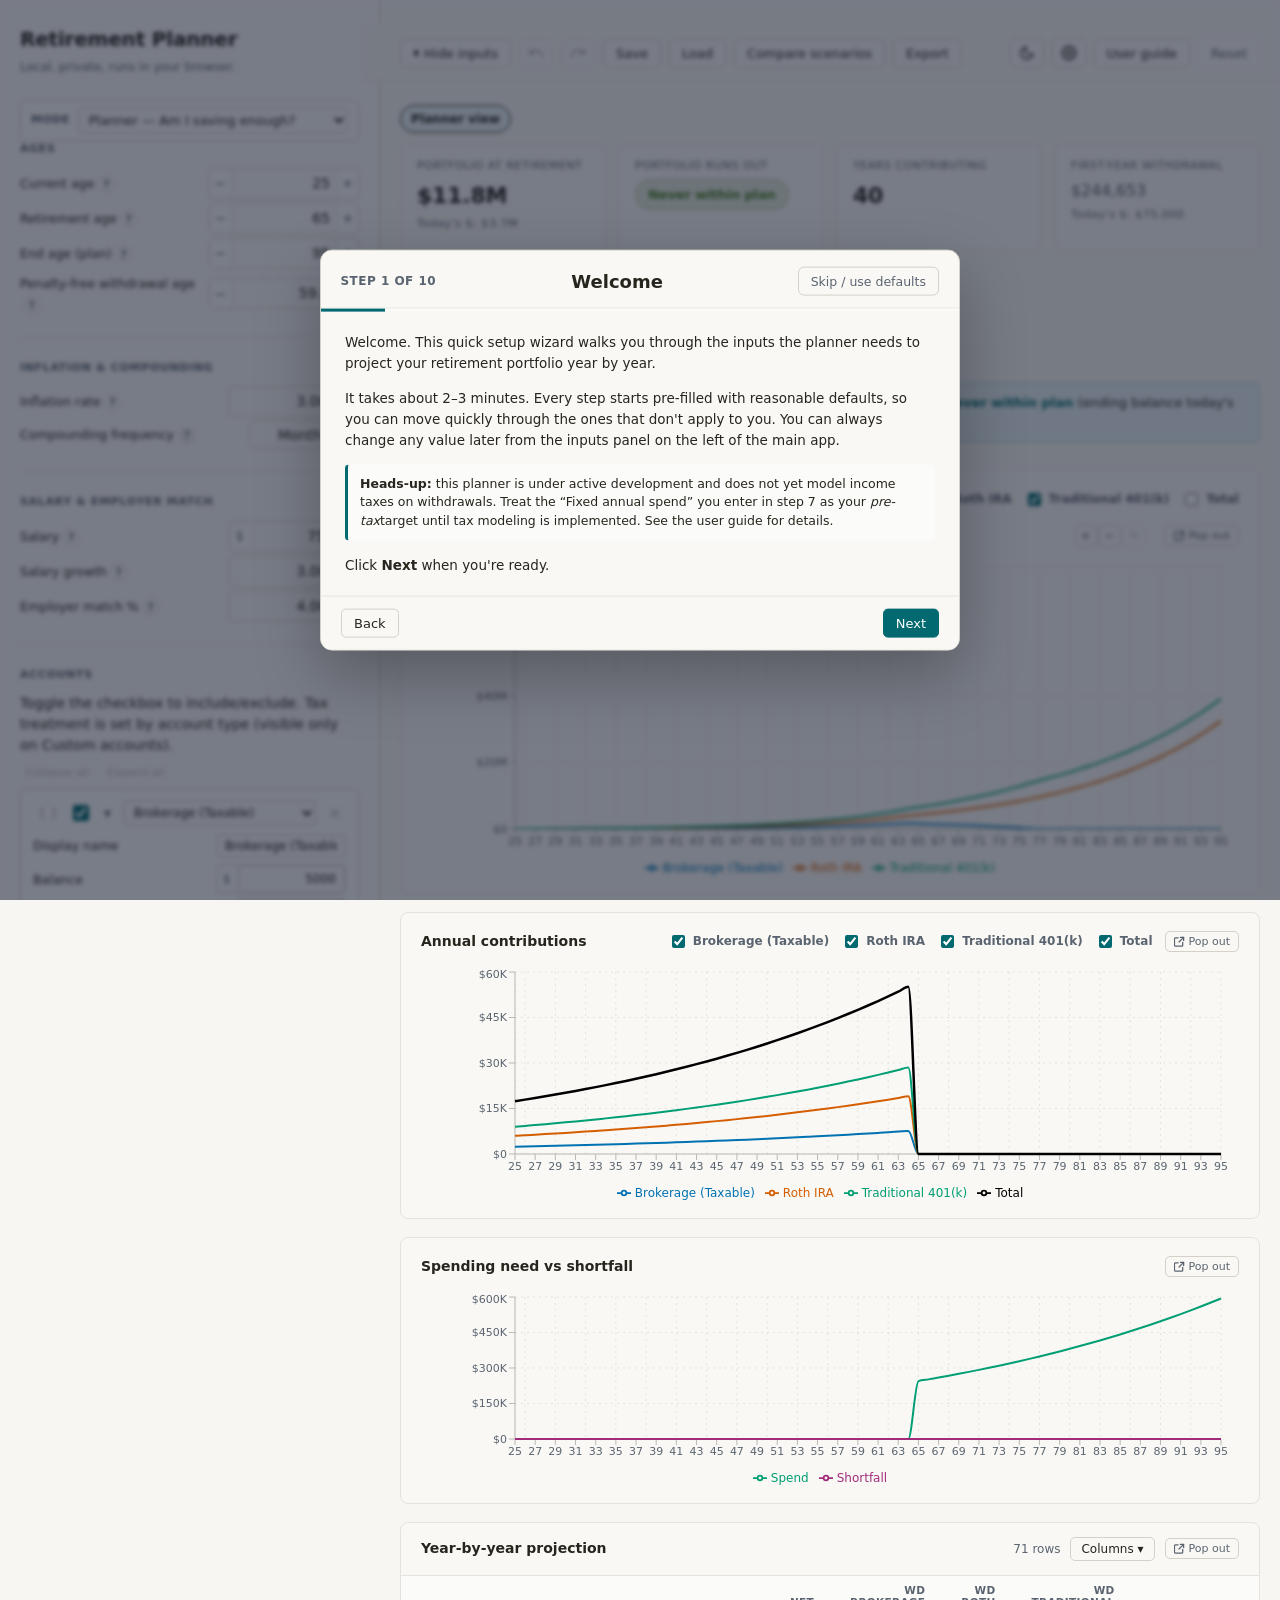
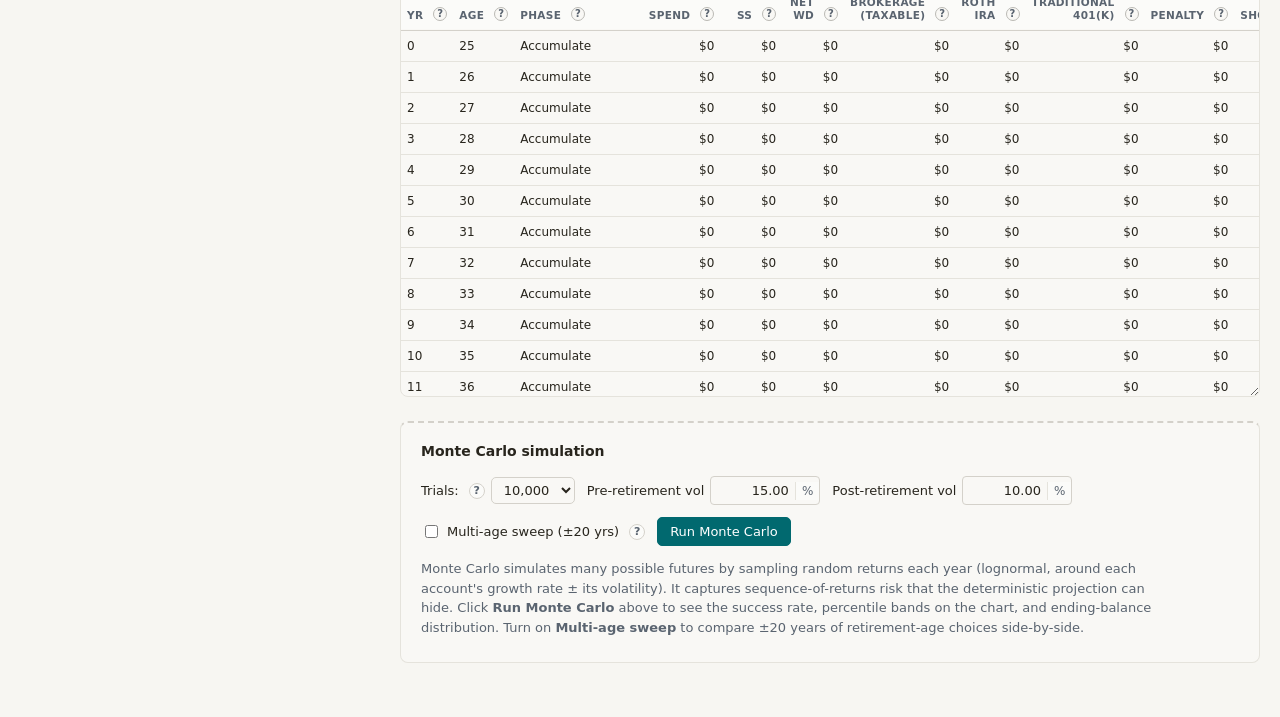
<file: index.html>
<!doctype html>
<html lang="en">
<head>
  <meta charset="UTF-8" />
  <meta name="viewport" content="width=device-width, initial-scale=1.0" />
  <!-- Standing order: this is hosted on a public free GitHub Pages repo,
       so we ask search engines not to index it. The robots.txt at the
       Pages root is the authoritative copy; this meta is a belt-and-braces
       hint for crawlers that ignore robots.txt. -->
  <meta name="robots" content="noindex, nofollow" />
  <title>Retirement Planner</title>
  <!--
    Pre-React theme bootstrap. Runs synchronously before React mounts so the
    page renders in the correct theme on the first paint — no light-theme
    flash for users who saved "dark", and no flash for OS-dark users on a
    first visit. Intentionally tiny and dependency-free; mirrors the same
    storage key the app uses (STORAGE_KEYS.scenario in src/storage.ts).
  -->
  <script>
    (function () {
      try {
        var saved = localStorage.getItem("retirement-planner-scenario-v2");
        var theme = null;
        if (saved) {
          try { theme = (JSON.parse(saved) || {}).themeMode || null; } catch (_) {}
        }
        if (theme !== "light" && theme !== "dark") {
          // No saved scenario yet — fall back to the OS preference.
          theme = (window.matchMedia &&
                   window.matchMedia("(prefers-color-scheme: dark)").matches)
            ? "dark" : "light";
        }
        document.documentElement.dataset.theme = theme;
      } catch (_) {
        // Storage blocked / parse failure — leave default (light) styling.
      }
    })();
  </script>
  <script type="module" crossorigin src="./assets/index-DGambiLA.js"></script>
  <link rel="modulepreload" crossorigin href="./assets/recharts-BSF95eZq.js">
  <link rel="stylesheet" crossorigin href="./assets/index-DI-iYAE_.css">
</head>
<body>
  <div id="root"></div>
</body>
</html>
</file>
<file: assets/index-DI-iYAE_.css>
:root{--bg: #F7F6F2;--surface: #F9F8F5;--surface-alt: #FBFBF9;--border: #D4D1CA;--border-soft: #E5E3DC;--text: #28251D;--text-muted: #5A6470;--text-faint: #BAB9B4;--primary: #01696F;--primary-hover: #0C4E54;--accent-soft: #E5F0F1;--error: #A12C7B;--warning: #964219;--success: #437A22;--gold-input: #FBF6E2;--chart-tax: #0072B2;--chart-roth: #D55E00;--chart-401k: #009E73;--chart-total: #000000;--chart-today: #CC79A7;--chart-mc-fan-outer: rgba(0, 0, 0, .1);--chart-mc-fan-outer-stroke: rgba(0, 0, 0, .1);--chart-mc-fan-inner: rgba(0, 0, 0, .2);--chart-mc-fan-inner-stroke: rgba(0, 0, 0, .2);--chart-mc-median: rgba(0, 0, 0, .55);--font-body: -apple-system, BlinkMacSystemFont, "Segoe UI", system-ui, sans-serif;--font-mono: ui-monospace, SFMono-Regular, "SF Mono", Menlo, Consolas, monospace}[data-palette=okabeIto]{--chart-tax: #0072B2;--chart-roth: #D55E00;--chart-401k: #009E73;--chart-total: #000000;--chart-today: #CC79A7}[data-palette=tableau10]{--chart-tax: #4E79A7;--chart-roth: #F28E2B;--chart-401k: #59A14F;--chart-total: #4E79A7;--chart-today: #E15759}[data-palette=calm]{--chart-tax: #20808D;--chart-roth: #A84B2F;--chart-401k: #6E522B;--chart-total: #1B474D;--chart-today: #944454}[data-theme=dark]{--bg: #14171C;--surface: #1B1F25;--surface-alt: #232830;--border: #383E48;--border-soft: #2A2F38;--text: #E8E6E0;--text-muted: #B8C0CC;--text-faint: #6A6864;--primary: #4FB8C0;--primary-hover: #6FCBD2;--accent-soft: #1F3438;--error: #E07AB7;--warning: #D78A55;--success: #84C264;--gold-input: #2C2616;--chart-total: #F1F0EB;--chart-mc-fan-outer: rgba(241, 240, 235, .14);--chart-mc-fan-outer-stroke: rgba(241, 240, 235, .18);--chart-mc-fan-inner: rgba(241, 240, 235, .28);--chart-mc-fan-inner-stroke: rgba(241, 240, 235, .32);--chart-mc-median: rgba(241, 240, 235, .75)}*{box-sizing:border-box}html,body{margin:0;padding:0}body{font-family:var(--font-body);background:var(--bg);color:var(--text);font-size:14px;line-height:1.5;-webkit-font-smoothing:antialiased}button{font-family:inherit;cursor:pointer}input,select{font-family:inherit;font-size:inherit;color:inherit}input[type=number]{font-feature-settings:"tnum"}.app{display:grid;grid-template-columns:380px 1fr;min-height:100vh;gap:0;transition:grid-template-columns .2s ease}.app.sidebar-collapsed{grid-template-columns:1fr}@media (max-width: 1100px){.app,.app.sidebar-collapsed{grid-template-columns:1fr}}.sidebar{background:var(--surface);border-right:1px solid var(--border);padding:24px 20px 40px;overflow-y:auto;height:100vh;position:sticky;top:0;transition:opacity .15s ease}.app.sidebar-collapsed .sidebar{display:none}@media (max-width: 1100px){.sidebar{position:static;height:auto}.app.sidebar-collapsed .sidebar{display:block}}.btn.sidebar-toggle{display:inline-flex;align-items:center;gap:6px}.btn.sidebar-toggle .chev{display:inline-block;width:0;height:0;border-top:4px solid transparent;border-bottom:4px solid transparent;border-right:5px solid currentColor;transition:transform .2s}.app.sidebar-collapsed .btn.sidebar-toggle .chev{transform:rotate(180deg)}.sidebar h1{font-size:20px;font-weight:600;margin:0 0 4px;letter-spacing:-.01em}.sidebar .tagline{font-size:12px;color:var(--text-muted);margin-bottom:24px}.section{margin-bottom:22px;padding-bottom:18px;border-bottom:1px solid var(--border-soft)}.section:last-child{border-bottom:0}.section h3{font-size:11px;font-weight:600;text-transform:uppercase;letter-spacing:.06em;color:var(--text-muted);margin:0 0 10px}.field{display:grid;grid-template-columns:1fr auto;align-items:center;gap:10px;margin-bottom:6px;min-height:28px}.field label{font-size:13px;color:var(--text)}.field .hint{font-size:13px;color:var(--text-muted);display:block;line-height:1.4}.field input[type=number],.field select{width:110px;padding:4px 8px;border:1px solid var(--border);border-radius:4px;background:var(--surface);text-align:right;font-variant-numeric:tabular-nums}.field input[type=number]:focus,.field select:focus{outline:none;border-color:var(--primary);box-shadow:0 0 0 2px #01696f26}.field input[type=text]{padding:4px 8px;border:1px solid var(--border);border-radius:4px;background:var(--surface);color:var(--text)}.field input[type=text]:focus{outline:none;border-color:var(--primary);box-shadow:0 0 0 2px #01696f26}.field.checkbox-field{display:flex;flex-wrap:wrap;align-items:center;gap:6px 10px;grid-template-columns:none}.field.checkbox-field>input[type=checkbox]{flex:0 0 auto;margin-top:3px}.field.checkbox-field>label{flex:1 1 auto;min-width:0;word-break:normal;overflow-wrap:break-word;color:var(--text)}.field.checkbox-field>.hint{flex:0 0 calc(100% - 26px);margin-left:26px;margin-top:2px;color:var(--text-muted)}.field input[type=checkbox]{width:16px;height:16px;margin:0;accent-color:var(--primary)}.toggle{display:inline-flex;background:var(--surface-alt);border:1px solid var(--border);border-radius:5px;padding:2px;gap:0}.toggle button{padding:4px 10px;font-size:12px;border:0;background:transparent;border-radius:3px;color:var(--text-muted);font-weight:500}.toggle button.active{background:var(--surface);color:var(--text);box-shadow:0 1px 2px #0000000d}.rank-row{display:grid;grid-template-columns:1fr auto;align-items:center;gap:8px;padding:4px 0;font-size:13px}.rank-row.disabled{color:var(--text-faint)}.rank-row select{width:56px;padding:3px 6px;border:1px solid var(--border);border-radius:4px;background:var(--surface);text-align:center}.rank-row select:disabled{background:var(--surface-alt);color:var(--text-faint)}.main{padding:28px 36px 40px;width:100%;max-width:1600px;margin:0 auto;min-width:0}.app.sidebar-collapsed .main{width:100%;max-width:1600px;margin:0 auto}@media (max-width: 1400px){.main{padding:24px 20px 36px}.chart-section{padding:16px 14px 10px}.kpi-grid{gap:10px}}@media (max-width: 700px){.main{padding:20px 16px}}.toolbar{display:flex;gap:8px;flex-wrap:wrap;margin-bottom:24px;align-items:center}.btn{padding:6px 12px;font-size:13px;border:1px solid var(--border);background:var(--surface);color:var(--text);border-radius:5px;font-weight:500;transition:all .15s}.btn:hover{border-color:var(--primary);color:var(--primary)}.btn.primary{background:var(--primary);color:#fff;border-color:var(--primary)}.btn.primary:hover{background:var(--primary-hover);border-color:var(--primary-hover);color:#fff}.btn.subtle{border-color:transparent;color:var(--text-muted)}.btn.subtle:hover{background:var(--surface-alt);color:var(--text)}.kpi-grid{display:grid;grid-template-columns:repeat(auto-fit,minmax(180px,1fr));gap:12px;margin-bottom:28px}.kpi{background:var(--surface);border:1px solid var(--border-soft);border-radius:8px;padding:14px 16px}.kpi .label{font-size:11px;color:var(--text-muted);text-transform:uppercase;letter-spacing:.05em;margin-bottom:4px}.kpi .value{font-size:22px;font-weight:600;font-variant-numeric:tabular-nums;letter-spacing:-.01em}.kpi .value.muted{color:var(--text-muted);font-weight:500;font-size:16px}.kpi.alert .value{color:var(--error)}.kpi.success .value{color:var(--success)}.chart-section{background:var(--surface);border:1px solid var(--border-soft);border-radius:8px;padding:18px 20px 12px;margin-bottom:18px}.chart-section h2{font-size:14px;font-weight:600;margin:0 0 14px;display:flex;justify-content:space-between;align-items:center}.chart-toggles{display:flex;gap:12px;font-size:12px;color:var(--text-muted);flex-wrap:wrap}.chart-toggles label{display:flex;align-items:center;gap:5px;cursor:pointer}.chart-toggles input{accent-color:var(--primary)}.opt-banner{background:var(--accent-soft);border:1px solid #B6D5D8;border-radius:6px;padding:10px 14px;font-size:13px;margin-top:8px;color:var(--text)}.opt-banner strong{color:var(--primary)}.proj-table-wrap{background:var(--surface);border:1px solid var(--border-soft);border-radius:8px;overflow:hidden;margin-bottom:18px}.proj-table-wrap .table-header{padding:14px 20px;display:flex;justify-content:space-between;align-items:center;gap:12px;border-bottom:1px solid var(--border-soft);flex-wrap:wrap}.proj-table-wrap .table-header h2{font-size:14px;font-weight:600;margin:0}.proj-table-wrap .table-header .header-tools{display:flex;align-items:center;gap:10px;font-size:12px;color:var(--text-muted)}.col-menu{position:relative;display:inline-block}.col-menu-btn{font-size:12px;padding:4px 10px;background:var(--surface);border:1px solid var(--border);border-radius:5px;color:var(--text);cursor:pointer;display:inline-flex;align-items:center;gap:4px}.col-menu-btn:hover{border-color:var(--primary);color:var(--primary)}.col-menu-panel{position:absolute;top:calc(100% + 4px);right:0;z-index:50;background:var(--surface);border:1px solid var(--border);border-radius:6px;box-shadow:0 4px 14px #00000014;padding:8px 4px;min-width:200px;max-height:320px;overflow-y:auto}.col-menu-panel label{display:flex;align-items:center;gap:8px;padding:5px 12px;font-size:12px;color:var(--text);cursor:pointer;white-space:nowrap}.col-menu-panel label:hover{background:var(--surface-alt)}.col-menu-panel input{accent-color:var(--primary)}.col-menu-panel .group-label{font-size:10px;text-transform:uppercase;letter-spacing:.05em;color:var(--text-muted);padding:8px 12px 4px;font-weight:600}.col-menu-panel .menu-actions{border-top:1px solid var(--border-soft);margin-top:6px;display:flex;gap:4px;padding:6px 8px 2px}.col-menu-panel .menu-actions button{flex:1;font-size:11px;padding:4px 8px;border:1px solid var(--border);border-radius:4px;background:var(--surface);color:var(--text-muted)}.col-menu-panel .menu-actions button:hover{color:var(--primary);border-color:var(--primary)}.popout-btn{background:transparent;border:1px solid var(--border);color:var(--text-muted);border-radius:5px;padding:3px 8px;font-size:11px;display:inline-flex;align-items:center;gap:4px;font-weight:500}.popout-btn:hover{color:var(--primary);border-color:var(--primary)}.popout-btn .icon{width:11px;height:11px;display:inline-block}.chart-section .h2-right{display:flex;align-items:center;gap:12px;flex-wrap:wrap;justify-content:flex-end}.proj-table-scroll{height:420px;min-height:200px;max-height:80vh;overflow:auto;resize:vertical}table.proj{width:100%;border-collapse:collapse;font-size:12px;font-variant-numeric:tabular-nums}table.proj th{position:sticky;top:0;background:var(--surface-alt);text-align:right;font-weight:600;color:var(--text-muted);padding:8px 6px;font-size:10.5px;text-transform:uppercase;letter-spacing:.03em;border-bottom:1px solid var(--border);white-space:normal;vertical-align:bottom;line-height:1.2}table.proj th .th-with-help{white-space:normal;align-items:flex-end}table.proj th:nth-child(1),table.proj th:nth-child(2),table.proj th:nth-child(3){text-align:left}table.proj td{padding:6px;text-align:right;border-bottom:1px solid var(--border-soft);white-space:nowrap}table.proj td:nth-child(1),table.proj td:nth-child(2),table.proj td:nth-child(3){text-align:left}table.proj tr.shortfall td{color:var(--error)}table.proj tr.retire td:nth-child(3){color:var(--primary);font-weight:500}.cascade-toggle{display:flex;gap:8px;align-items:center;margin-top:8px;font-size:12px;color:var(--text-muted)}.field.disabled label,.field.disabled .hint{color:var(--text-faint)}.field.disabled input,.field.disabled select{background:var(--surface-alt);color:var(--text-faint);cursor:not-allowed}.num-input-wrap{display:inline-flex;align-items:center;border:1px solid var(--border);border-radius:4px;background:var(--surface);overflow:hidden;width:130px}.num-input-wrap:focus-within{border-color:var(--primary);box-shadow:0 0 0 2px #01696f26}.field.disabled .num-input-wrap{background:var(--surface-alt)}.num-input-wrap input[type=number],.num-input-wrap input[type=text]{border:0;outline:none;flex:1;min-width:0;padding:4px 6px;background:transparent;text-align:right;font-variant-numeric:tabular-nums;-moz-appearance:textfield;font:inherit;color:inherit}.num-input-wrap input[type=number]::-webkit-outer-spin-button,.num-input-wrap input[type=number]::-webkit-inner-spin-button{-webkit-appearance:none;margin:0}.num-prefix,.num-suffix{font-size:12px;color:var(--text-muted);padding:0 6px;background:var(--surface-alt);user-select:none;white-space:nowrap}.num-prefix{border-right:1px solid var(--border-soft)}.num-suffix{border-left:1px solid var(--border-soft)}.num-stepper{border:0;background:var(--surface-alt);color:var(--text-muted);font-size:14px;line-height:1;padding:0;width:22px;align-self:stretch;cursor:pointer;user-select:none;display:inline-flex;align-items:center;justify-content:center;transition:background 80ms ease,color 80ms ease}.num-stepper:hover:not(:disabled){background:var(--border-soft);color:var(--text)}.num-stepper:active:not(:disabled){background:var(--border)}.num-stepper:disabled{opacity:.4;cursor:not-allowed}.num-stepper-down{border-right:1px solid var(--border-soft)}.num-stepper-up{border-left:1px solid var(--border-soft)}.num-input-wrap:has(.num-stepper){width:150px}.field-error{display:block;font-size:11px;color:var(--warning, #964219);margin-top:4px;line-height:1.3}.help-tip{position:relative;display:inline-flex;margin-left:6px;cursor:help}.help-tip-icon{display:inline-flex;align-items:center;justify-content:center;width:14px;height:14px;border:1px solid var(--text-faint);color:var(--text-muted);border-radius:50%;font-size:10px;font-weight:600;background:var(--surface);line-height:1}.help-tip:hover .help-tip-icon,.help-tip:focus .help-tip-icon{border-color:var(--primary);color:var(--primary)}.help-tip-bubble{position:absolute;bottom:calc(100% + 6px);right:-8px;width:260px;background:var(--text);color:#fff;font-size:11.5px;font-weight:400;line-height:1.45;padding:8px 10px;border-radius:5px;text-transform:none;letter-spacing:normal;pointer-events:none;opacity:0;transform:translateY(2px);transition:opacity .15s,transform .15s;z-index:100;box-shadow:0 4px 12px #0000002e}.help-tip:hover .help-tip-bubble,.help-tip:focus .help-tip-bubble{opacity:1;transform:translateY(0)}.th-with-help{display:inline-flex;align-items:center;gap:4px;white-space:nowrap}.th-with-help .help-tip-bubble{bottom:auto;top:calc(100% + 6px);right:auto;left:0;font-weight:400;text-transform:none;letter-spacing:normal;white-space:normal;word-wrap:break-word;z-index:200;transform:translateY(-2px)}.th-with-help .help-tip:hover .help-tip-bubble,.th-with-help .help-tip:focus .help-tip-bubble{transform:translateY(0)}.account-card{border:1px solid var(--border);border-radius:6px;background:var(--surface-alt);padding:10px 12px;margin-bottom:10px}.account-card.disabled{opacity:.55;background:var(--surface)}.account-head{display:flex;gap:8px;align-items:center;margin-bottom:6px}.account-head input[type=checkbox]{width:16px;height:16px;accent-color:var(--primary)}.account-type-select{flex:1;padding:4px 6px;border:1px solid var(--border);border-radius:4px;background:var(--surface);font-size:12px;font-weight:500}.account-remove{background:transparent;border:0;color:var(--text-faint);font-size:18px;width:22px;height:22px;border-radius:4px;display:flex;align-items:center;justify-content:center;padding:0;line-height:1}.account-remove:hover{background:#a12c7b14;color:var(--error)}.account-hint{font-size:11px;color:var(--text-faint);margin:2px 0 6px;line-height:1.3}.account-card .field input[type=text]{padding:4px 8px;border:1px solid var(--border);border-radius:4px;background:var(--surface);width:130px;font-size:12px}.rank-grid{display:grid;grid-template-columns:1fr 1fr;gap:6px 12px;margin-top:6px;padding-top:6px;border-top:1px dashed var(--border-soft)}.rank-grid .rank-row{font-size:12px}.rank-grid .rank-row select{width:50px}.account-actions{display:flex;justify-content:flex-end;margin-top:4px}.btn-tiny{background:transparent;border:0;color:var(--text-faint);font-size:11px;padding:2px 6px;border-radius:3px}.btn-tiny:hover{background:var(--surface);color:var(--primary)}.add-account select{width:100%;padding:6px 10px;border:1px dashed var(--border);border-radius:5px;background:var(--surface-alt);color:var(--primary);font-size:13px;font-weight:500;cursor:pointer}.add-account select:hover{border-color:var(--primary);background:var(--accent-soft)}.currency-section{margin-top:12px;padding-top:14px;border-top:2px solid var(--border-soft);border-bottom:0!important}.currency-section .field select{width:130px}.ss-link{display:inline-block;margin-top:6px;font-size:12px;color:var(--primary);text-decoration:none}.ss-link:hover{text-decoration:underline;color:var(--primary-hover)}.ug-overlay{position:fixed;inset:0;background:#00000052;z-index:999;animation:ug-fade .12s ease-out}@keyframes ug-fade{0%{opacity:0}to{opacity:1}}.ug-drawer{position:fixed;top:0;right:0;bottom:0;width:min(520px,92vw);background:var(--surface);border-left:1px solid var(--border);box-shadow:-8px 0 24px #0000001f;display:flex;flex-direction:column;z-index:1000;animation:ug-slide .18s cubic-bezier(.2,.8,.2,1)}@keyframes ug-slide{0%{transform:translate(100%)}to{transform:translate(0)}}.ug-header{display:flex;align-items:flex-start;justify-content:space-between;padding:16px 20px 12px;border-bottom:1px solid var(--border-soft);gap:12px}.ug-title-block{display:flex;flex-direction:column;gap:8px;min-width:0}.ug-title-block h2{margin:0;font-size:18px;line-height:1.2;color:var(--text)}.ug-download{align-self:flex-start;font-size:11px;padding:4px 10px}.ug-close{background:transparent;border:none;font-size:28px;line-height:1;color:var(--text-muted);cursor:pointer;padding:0 4px}.ug-close:hover{color:var(--text)}.ug-search{padding:10px 20px;border-bottom:1px solid var(--border-soft)}.ug-search input{width:100%;padding:7px 10px;border:1px solid var(--border);border-radius:6px;font-size:13px;background:var(--surface-alt);color:var(--text)}.ug-search input:focus{outline:none;border-color:var(--primary)}.ug-body{flex:1;overflow-y:auto;padding:16px 20px 32px;font-size:13px;line-height:1.55;color:var(--text)}.ug-intro{color:var(--text-muted);border-left:3px solid var(--border);padding:4px 0 4px 12px;margin:0 0 18px;font-size:12.5px;line-height:1.5}.ug-empty{color:var(--text-muted);font-style:italic}.ug-section{margin-bottom:22px}.ug-section-title{font-size:14px;font-weight:600;color:var(--primary);margin:0 0 8px;padding-bottom:6px;border-bottom:1px solid var(--border-soft)}.ug-section h3{font-size:13px;font-weight:600;margin:14px 0 4px;color:var(--text)}.ug-section h4{font-size:12.5px;font-weight:600;margin:10px 0 2px;color:var(--text)}.ug-section p{margin:0 0 8px}.ug-section ul{margin:0 0 10px;padding-left:20px}.ug-section li{margin-bottom:4px}.ug-section code{font-family:ui-monospace,SFMono-Regular,SF Mono,Menlo,monospace;font-size:11.5px;background:var(--surface-alt);border:1px solid var(--border-soft);padding:1px 4px;border-radius:3px}.ug-section a{color:var(--primary)}.ug-section em{color:var(--text-muted);font-style:italic}.wiz-overlay{position:fixed;inset:0;background:#0f172a8c;backdrop-filter:blur(2px);z-index:1500;animation:ug-fade .16s ease-out}.wiz-modal{position:fixed;top:50%;left:50%;transform:translate(-50%,-50%);width:min(640px,94vw);max-height:min(86vh,820px);background:var(--surface);border:1px solid var(--border);border-radius:12px;box-shadow:0 24px 64px #00000047;display:flex;flex-direction:column;z-index:1501;overflow:hidden;animation:wiz-pop .2s cubic-bezier(.2,.8,.2,1)}@keyframes wiz-pop{0%{opacity:0;transform:translate(-50%,-48%) scale(.96)}to{opacity:1;transform:translate(-50%,-50%) scale(1)}}.wiz-header{display:grid;grid-template-columns:auto 1fr auto;align-items:center;gap:12px;padding:16px 20px 12px;border-bottom:1px solid var(--border-soft)}.wiz-step-indicator{font-size:12px;font-weight:600;color:var(--text-muted);text-transform:uppercase;letter-spacing:.04em;white-space:nowrap}.wiz-title{margin:0;font-size:18px;font-weight:600;color:var(--text);text-align:center}.wiz-skip{background:transparent;border:1px solid var(--border);color:var(--text-muted);padding:6px 12px;border-radius:6px;font-size:12.5px;cursor:pointer;white-space:nowrap}.wiz-skip:hover{border-color:var(--text-muted);color:var(--text)}.wiz-progress{height:3px;background:var(--surface-alt);position:relative}.wiz-progress-bar{height:100%;background:var(--primary);transition:width .22s cubic-bezier(.2,.8,.2,1)}.wiz-body{padding:20px 24px;overflow-y:auto;flex:1;min-height:0}.wiz-step{display:flex;flex-direction:column;gap:14px}.wiz-step p{margin:0;font-size:13.5px;line-height:1.55;color:var(--text)}.wiz-callout{padding:10px 12px;background:var(--surface-alt);border-left:3px solid var(--primary);border-radius:4px;font-size:12.5px;line-height:1.5;color:var(--text)}.wiz-field{display:flex;flex-direction:column;gap:4px}.wiz-field>label{font-size:12.5px;font-weight:600;color:var(--text)}.wiz-field-check>label{display:flex;align-items:center;gap:8px;cursor:pointer;font-weight:600;font-size:13px}.wiz-field-check input[type=checkbox]{width:16px;height:16px;cursor:pointer}.wiz-hint{font-size:11.5px;color:var(--text-muted);line-height:1.45}.wiz-input-wrap{display:flex;align-items:stretch;border:1px solid var(--border);border-radius:6px;background:var(--surface-alt);overflow:hidden}.wiz-input-wrap:focus-within{border-color:var(--primary);box-shadow:0 0 0 2px #6366f126}.wiz-prefix,.wiz-suffix{display:flex;align-items:center;padding:0 8px;font-size:13px;color:var(--text-muted);background:var(--surface-alt)}.wiz-prefix{border-right:1px solid var(--border-soft)}.wiz-suffix{border-left:1px solid var(--border-soft)}.wiz-input-wrap input[type=number]{flex:1;border:none;background:var(--surface);padding:7px 10px;font-size:13px;color:var(--text);outline:none;width:100%;min-width:0}.wiz-field select{border:1px solid var(--border);border-radius:6px;background:var(--surface);padding:7px 10px;font-size:13px;color:var(--text)}.wiz-field select:focus{outline:none;border-color:var(--primary);box-shadow:0 0 0 2px #6366f126}.wiz-account-card{border:1px solid var(--border);border-radius:8px;padding:12px 14px;background:var(--surface-alt)}.wiz-account-head{margin-bottom:10px}.wiz-account-toggle{display:flex;align-items:center;gap:8px;cursor:pointer;font-size:13px;color:var(--text)}.wiz-account-toggle input[type=checkbox]{width:16px;height:16px;cursor:pointer}.wiz-account-grid{display:grid;grid-template-columns:repeat(2,minmax(0,1fr));gap:10px 12px}@media (max-width: 520px){.wiz-account-grid{grid-template-columns:1fr}}.wiz-review-grid{display:flex;flex-direction:column;border:1px solid var(--border-soft);border-radius:8px;overflow:hidden}.wiz-review-row{display:grid;grid-template-columns:140px 1fr;gap:12px;padding:10px 14px;font-size:13px;border-bottom:1px solid var(--border-soft)}.wiz-review-row:last-child{border-bottom:0}.wiz-review-row>span:first-child{font-weight:600;color:var(--text-muted)}.wiz-review-row>span:last-child{color:var(--text)}.wiz-footer{display:flex;align-items:center;gap:8px;padding:12px 20px;border-top:1px solid var(--border-soft);background:var(--surface)}.reset-menu-wrap{position:relative}.reset-menu{position:absolute;top:calc(100% + 6px);right:0;width:280px;background:var(--surface);border:1px solid var(--border);border-radius:8px;box-shadow:0 8px 24px #00000029;display:flex;flex-direction:column;padding:4px;z-index:200;animation:ug-fade .12s ease-out}.reset-menu-item{display:flex;flex-direction:column;gap:2px;align-items:stretch;text-align:left;background:transparent;border:none;padding:9px 12px;border-radius:6px;cursor:pointer;color:var(--text);font-size:13px;line-height:1.4}.reset-menu-item:hover{background:var(--surface-alt)}.reset-menu-item strong{font-weight:600;color:var(--text)}.reset-menu-item span{font-size:11.5px;color:var(--text-muted)}.reset-menu-cancel{text-align:center;font-weight:500;color:var(--text-muted);border-top:1px solid var(--border-soft);margin-top:4px;padding-top:9px}.mc-panel{margin-top:24px;border-top:2px dashed var(--border);padding-top:18px}.mc-panel h2{display:flex;justify-content:space-between;align-items:center}.mc-success-badge{display:inline-block;padding:4px 10px;border-radius:12px;font-size:12px;font-weight:600}.mc-stale-badge{display:inline-block;padding:3px 9px;border-radius:10px;background:#f3e3c8;color:#7a5a14;font-size:11.5px;font-weight:600}.mc-controls{display:flex;gap:12px;align-items:center;margin-bottom:12px;flex-wrap:wrap}.mc-trials-label{display:flex;gap:6px;align-items:center;font-size:13px;color:var(--text)}.mc-trials-label select{padding:4px 8px;border:1px solid var(--border);border-radius:5px;background:var(--surface);font-size:13px}.mc-vol-field{display:flex;gap:6px;align-items:center;font-size:13px;color:var(--text)}.mc-vol-field.disabled{opacity:.55;cursor:not-allowed}.mc-vol-field .mc-vol-label{white-space:nowrap}.mc-vol-input{width:110px}.mc-vol-input input{width:100%;padding:4px 26px 4px 8px;border:1px solid var(--border);border-radius:5px;background:var(--surface);font-size:13px;text-align:right}.mc-vol-input input:disabled{background:#f1efe9;color:var(--text-muted);cursor:not-allowed}.mc-vol-input .num-suffix{right:8px}.mc-progress{font-size:12.5px;color:var(--text-muted);font-family:ui-monospace,SFMono-Regular,Menlo,Consolas,monospace}.mc-error{background:#fbeae5;color:#8a2c1c;padding:8px 12px;border-radius:6px;font-size:13px;margin-bottom:12px}.mc-empty{font-size:13px;color:var(--text-muted);max-width:760px;line-height:1.5}.mc-summary-grid{display:grid;grid-template-columns:repeat(3,minmax(0,1fr));gap:16px;margin:12px 0 18px}@media (max-width: 800px){.mc-summary-grid{grid-template-columns:1fr}}.mc-stat{background:var(--surface-alt);border:1px solid var(--border-soft);border-radius:8px;padding:12px 14px}.mc-stat-label{font-size:11.5px;text-transform:uppercase;letter-spacing:.04em;color:var(--text-muted);margin-bottom:4px}.mc-stat-value{font-size:22px;font-weight:600;color:var(--text);line-height:1.1}.mc-stat-hint{font-size:11.5px;color:var(--text-muted);margin-top:4px;line-height:1.4}.mc-tables{display:grid;grid-template-columns:minmax(0,1fr) minmax(0,1fr);gap:24px}@media (max-width: 800px){.mc-tables{grid-template-columns:1fr}}.mc-table-wrap h3{font-size:14px;font-weight:600;margin:0 0 8px;color:var(--text)}.mc-table{width:100%;border-collapse:collapse;font-size:12.5px}.mc-table th,.mc-table td{text-align:left;padding:6px 8px;border-bottom:1px solid var(--border-soft)}.mc-table th{font-weight:600;color:var(--text-muted);text-transform:uppercase;font-size:11px;letter-spacing:.03em}.mc-table td:nth-child(2){font-variant-numeric:tabular-nums;white-space:nowrap}.mc-histogram{display:flex;flex-direction:column;gap:5px}.mc-hist-row{display:grid;grid-template-columns:64px minmax(0,1fr);gap:8px;align-items:center;font-size:12px}.mc-hist-label{color:var(--text-muted);font-variant-numeric:tabular-nums}.mc-hist-bar-wrap{display:flex;align-items:center;gap:6px}.mc-hist-bar{height:14px;background:var(--chart-roth, #c97050);border-radius:2px;min-width:1px}.mc-hist-count{font-size:11.5px;color:var(--text-muted);font-variant-numeric:tabular-nums}.accounts-toolbar{display:flex;gap:6px;margin-bottom:8px}.account-card.collapsed{padding-bottom:8px}.account-card.collapsed .account-head{margin-bottom:0}.account-collapse-btn{background:transparent;border:none;cursor:pointer;color:var(--text-muted);font-size:12px;padding:0 4px;line-height:1;display:inline-flex;align-items:center;justify-content:center}.account-collapse-btn:hover{color:var(--text)}.caret{display:inline-block;transition:transform .12s ease-out;font-size:14px;line-height:1}.caret.caret-down{transform:rotate(0)}.caret.caret-right{transform:rotate(-90deg)}.account-collapsed-summary{display:flex;justify-content:space-between;align-items:baseline;gap:12px;padding:4px 2px 0;font-size:12px;color:var(--text-muted)}.account-collapsed-summary .acs-name{font-weight:500;color:var(--text);overflow:hidden;text-overflow:ellipsis;white-space:nowrap;flex:1;min-width:0}.account-collapsed-summary .acs-balance{font-variant-numeric:tabular-nums;flex-shrink:0}.ds-subsection{margin-top:10px;padding-top:10px;border-top:1px dashed var(--border-soft)}.ds-subsection-header{font-size:12px;font-weight:600;color:var(--text-muted);text-transform:uppercase;letter-spacing:.04em;margin-bottom:6px}.ds-rank-list{display:flex;flex-direction:column;gap:4px}.ds-rank-row{display:flex;align-items:center;gap:8px;padding:4px 6px;background:var(--surface-alt);border-radius:4px}.ds-rank-name{flex:1;font-size:12px;color:var(--text);overflow:hidden;text-overflow:ellipsis;white-space:nowrap}.ds-rank-row input[type=number]{width:56px;padding:3px 6px;font-size:12px;border:1px solid var(--border);border-radius:4px;background:var(--surface);color:var(--text)}.ug-loading,.ug-error{font-size:13px;color:var(--text-muted);padding:12px 0}.ug-error{color:var(--danger, #c0392b)}.ug-markdown h1{font-size:20px;margin:0 0 8px;color:var(--text)}.ug-markdown h2{font-size:17px;margin:18px 0 6px;color:var(--text);border-bottom:1px solid var(--border-soft);padding-bottom:4px}.ug-markdown h3{font-size:14px;margin:14px 0 4px;color:var(--text)}.ug-markdown h4{font-size:13px;margin:10px 0 2px;color:var(--text-muted);text-transform:uppercase;letter-spacing:.03em}.ug-markdown p{font-size:13px;line-height:1.55;margin:0 0 8px;color:var(--text)}.ug-markdown ul,.ug-markdown ol{font-size:13px;line-height:1.55;margin:0 0 8px;padding-left:22px;color:var(--text)}.ug-markdown li{margin-bottom:3px}.ug-markdown li p{margin-bottom:4px}.ug-markdown code{font-family:ui-monospace,SFMono-Regular,Menlo,monospace;font-size:12px;background:var(--surface-alt);padding:1px 5px;border-radius:3px;color:var(--text)}.ug-markdown pre{background:var(--surface-alt);padding:10px 12px;border-radius:6px;overflow-x:auto;font-size:12px;margin:0 0 10px}.ug-markdown pre code{background:transparent;padding:0}.ug-markdown a{color:var(--primary);text-decoration:underline}.ug-markdown blockquote{margin:0 0 10px;padding:6px 12px;border-left:3px solid var(--border);color:var(--text-muted);font-style:italic;font-size:13px}.ug-markdown table{width:100%;border-collapse:collapse;font-size:12px;margin:0 0 10px}.ug-markdown th,.ug-markdown td{padding:5px 8px;border-bottom:1px solid var(--border-soft);text-align:left}.ug-markdown th{font-weight:600;color:var(--text-muted)}.ug-markdown hr{border:none;border-top:1px solid var(--border-soft);margin:12px 0}.modal-overlay{position:fixed;inset:0;background:#0f172a73;backdrop-filter:blur(2px);display:flex;align-items:center;justify-content:center;z-index:1200;animation:ug-fade .14s ease-out;padding:24px}.modal-panel{background:var(--surface);border:1px solid var(--border);border-radius:10px;box-shadow:0 20px 60px #0000002e;display:flex;flex-direction:column;width:min(640px,100%);max-height:min(86vh,880px);overflow:hidden}.modal-header{display:flex;align-items:center;justify-content:space-between;padding:14px 20px;border-bottom:1px solid var(--border-soft)}.modal-header h2{margin:0;font-size:18px;line-height:1.2;color:var(--text);font-weight:600}.modal-close{background:transparent;border:none;font-size:26px;line-height:1;color:var(--text-muted);cursor:pointer;padding:0 6px}.modal-close:hover{color:var(--text)}.modal-body{padding:16px 20px 24px;overflow-y:auto;font-size:13px;line-height:1.55;color:var(--text)}.chart-units{display:inline-flex;align-items:center;border:1px solid var(--border);border-radius:5px;overflow:hidden;background:var(--surface);font-size:12px;margin-right:12px}.chart-units button{appearance:none;border:0;background:transparent;color:var(--text-muted);padding:4px 10px;font-size:12px;font-weight:500;cursor:pointer;line-height:1.4}.chart-units button+button{border-left:1px solid var(--border)}.chart-units button.active{background:var(--primary);color:var(--on-primary, #fff)}.chart-units button:not(.active):hover{color:var(--text)}.sticky-toolbar{position:sticky;top:0;z-index:50;background:var(--bg);margin-left:-36px;margin-right:-36px;padding:14px 36px 12px;border-bottom:1px solid var(--border-soft)}@media (max-width: 700px){.sticky-toolbar{margin-left:-16px;margin-right:-16px;padding:12px 16px 10px}}.btn.theme-toggle{display:inline-flex;align-items:center;justify-content:center;padding:6px 8px;min-width:32px;line-height:0}.btn.theme-toggle svg{display:block;color:var(--text)}.btn.btn-icon{display:inline-flex;align-items:center;justify-content:center;padding:6px 8px;min-width:32px;line-height:0}.btn.btn-icon svg{display:block;color:var(--text)}.btn.btn-icon:disabled{opacity:.4;cursor:not-allowed}.btn.btn-icon:disabled:hover{border-color:var(--border);color:var(--text)}.last-saved{font-size:11px;color:var(--text-muted);font-variant-numeric:tabular-nums;margin-left:-2px;margin-right:4px;white-space:nowrap}.kpi-pill{display:inline-flex;align-items:center;gap:6px;padding:5px 12px;border-radius:999px;font-size:13px;font-weight:600;letter-spacing:-.01em;border:1px solid transparent;font-variant-numeric:tabular-nums}.kpi-pill--ok{background:#437a221f;color:var(--success);border-color:#437a2247}.kpi-pill--alert{background:#a12c7b1f;color:var(--error);border-color:#a12c7b47}[data-theme=dark] .kpi-pill--ok{background:#84c26429;border-color:#84c26457}[data-theme=dark] .kpi-pill--alert{background:#e07ab72e;border-color:#e07ab75c}.kpi-pill--warn{background:#b07a0024;color:#8a5e00;border-color:#b07a0052}[data-theme=dark] .kpi-pill--warn{background:#e8bc6029;color:#e8bc60;border-color:#e8bc6057}.kpi-mc-block{display:flex;flex-direction:column;align-items:flex-start;gap:4px;margin-top:8px}.kpi-mc-block .kpi-mc-subtitle{font-size:11px;color:var(--text-muted);letter-spacing:0;text-transform:none;font-weight:400}.kpi-range{margin-top:6px;display:flex;flex-direction:column;gap:1px;font-size:11px;color:var(--text-muted);letter-spacing:0;text-transform:none;font-weight:400;font-variant-numeric:tabular-nums}.kpi-range .kpi-range-row{display:inline-flex;align-items:baseline;gap:4px;white-space:nowrap}.kpi-range .kpi-range-arrow{font-size:10px;line-height:1;color:var(--text-faint);width:10px;display:inline-block;text-align:center}.kpi-range .kpi-range-label{color:var(--text-faint)}.kpi-range.kpi-range--stale{color:var(--text-faint);opacity:.7}.chart-yzoom{display:inline-flex;align-items:center;gap:2px;margin-right:8px}.chart-yzoom button{width:22px;height:22px;padding:0;font-size:13px;line-height:1;border:1px solid var(--border);background:var(--surface);color:var(--text-muted);border-radius:4px;cursor:pointer;display:inline-flex;align-items:center;justify-content:center;transition:background .15s ease,color .15s ease}.chart-yzoom button:hover:not(:disabled){background:var(--surface-alt);color:var(--text)}.chart-yzoom button:disabled{opacity:.4;cursor:not-allowed}.chart-yzoom .chart-yzoom-reset{font-size:11px}.validation-banner{display:flex;gap:8px;align-items:flex-start;padding:8px 10px;margin:0 0 10px;background:#9642191a;border:1px solid rgba(150,66,25,.32);border-radius:6px;font-size:12px;color:var(--warning);line-height:1.4}.validation-banner ul{margin:0;padding-left:14px;flex:1}.validation-banner li{margin:1px 0}.validation-icon{font-size:14px;line-height:1.4;flex:0 0 auto}[data-theme=dark] .validation-banner{background:#d78a551f;border-color:#d78a5557}.account-drag-handle{background:transparent;border:none;color:var(--text-faint);cursor:grab;padding:0 2px;font-size:14px;line-height:1;user-select:none;touch-action:none}.account-drag-handle:hover{color:var(--text-muted)}.account-drag-handle:active{cursor:grabbing}.account-drag-handle .drag-dots{letter-spacing:-2px;font-weight:700}.account-card.dragging{box-shadow:0 4px 14px #0000001f}.account-collapsed-summary .acs-meta{display:inline-flex;align-items:center;gap:6px;margin-left:8px;font-variant-numeric:tabular-nums;color:var(--text-muted)}.account-collapsed-summary .acs-sep{color:var(--text-faint)}.account-collapsed-summary,.account-card .account-head{cursor:pointer}.account-card .account-head:hover{background:var(--surface-alt)}.sidebar .field label{font-size:12.5px;line-height:1.25}.sidebar .field{gap:8px;margin-bottom:4px}.ug-search{display:flex;gap:8px;align-items:center}.ug-search-field{flex:1 1 auto;display:flex;align-items:center;gap:4px;border:1px solid var(--border);border-radius:6px;background:var(--surface);padding:0 4px 0 0;transition:border-color .12s ease}.ug-search-field:focus-within{border-color:var(--primary)}.ug-search-field input[type=search]{flex:1 1 auto;border:0;outline:none;background:transparent;padding:7px 10px;font-size:13px;color:var(--text);min-width:0}.ug-search-counter{flex:0 0 auto;font-size:11px;color:var(--text-muted);font-variant-numeric:tabular-nums;padding:0 4px;white-space:nowrap}.ug-search-nav{flex:0 0 auto;appearance:none;border:0;background:transparent;color:var(--text-muted);cursor:pointer;font-size:16px;line-height:1;padding:4px 6px;border-radius:4px}.ug-search-nav:not(:disabled):hover{color:var(--primary);background:var(--surface-alt)}.ug-search-nav:disabled{opacity:.35;cursor:default}.ug-search .ug-jump{flex:0 0 auto;max-width:200px;padding:7px 8px;border:1px solid var(--border);border-radius:6px;font-size:13px;background:var(--surface-alt);color:var(--text)}.ug-search .ug-jump:focus{outline:none;border-color:var(--primary)}.ug-markdown mark.ug-hit{background:#ffc55373;color:inherit;border-radius:2px;padding:0 1px}.ug-markdown mark.ug-hit-active{background:#ffc553f2;color:#1a1a1a;outline:2px solid var(--primary);outline-offset:1px}.mc-run-progress{position:relative;min-width:180px;overflow:hidden;cursor:progress}.mc-run-progress-fill{position:absolute;left:0;top:0;bottom:0;background:#ffffff40;transition:width .2s ease;pointer-events:none}.mc-run-progress-label{position:relative;z-index:1}.modal-panel--wide{max-width:min(1280px,95vw);width:100%}.compare-slots{display:grid;grid-template-columns:repeat(3,minmax(0,1fr));gap:12px;margin:12px 0 16px}@media (max-width: 1023px){.compare-slots{grid-template-columns:repeat(2,minmax(0,1fr))}}@media (max-width: 700px){.compare-slots{grid-template-columns:1fr}}.compare-slot{border:1px dashed var(--border);border-radius:8px;padding:10px 12px;background:var(--surface);display:flex;flex-direction:column;gap:6px;min-height:110px;transition:border-color .12s ease,background .12s ease}.compare-slot--loaded{border-style:solid}.compare-slot--drag{border-color:var(--accent, #1f77b4);background:#1f77b40f}.compare-slot-head{display:flex;align-items:center;gap:8px}.compare-slot-swatch{display:inline-block;width:12px;height:12px;border-radius:50%;flex:0 0 auto}.compare-slot-label{font-weight:600;flex:1}.compare-slot-body{display:flex;flex-direction:column;gap:2px}.compare-slot-desc{font-size:12.5px;color:var(--muted)}.compare-slot-error{font-size:12px;color:#b91c1c}.compare-kpis{margin:8px 0 16px;overflow-x:auto}.compare-kpis table{width:100%;border-collapse:collapse;font-size:13.5px}.compare-kpis th,.compare-kpis td{text-align:left;padding:6px 10px;border-bottom:1px solid var(--border)}.compare-kpis thead th{font-weight:600;background:var(--surface)}.compare-kpis tbody th{font-weight:500;color:var(--muted)}.compare-kpi-swatch{display:inline-block;width:10px;height:10px;border-radius:50%;margin-right:6px;vertical-align:middle}.compare-charts{display:grid;grid-template-columns:1fr;gap:16px}@media (min-width: 1024px){.compare-charts{grid-template-columns:repeat(2,minmax(0,1fr))}}@media (min-width: 1400px){.compare-charts{grid-template-columns:repeat(3,minmax(0,1fr))}}.compare-chart{border:1px solid var(--border);border-radius:8px;padding:8px 8px 4px;background:var(--surface)}.compare-chart h3{margin:0 0 6px;font-size:13px;font-weight:600;color:var(--muted);padding:0 4px}.btn-sm{padding:4px 8px;font-size:12.5px}.mc-sweep-toggle{display:inline-flex;align-items:center;gap:6px;font-size:13px;color:var(--text);white-space:nowrap;cursor:pointer;user-select:none}.mc-sweep-toggle input[type=checkbox]{cursor:pointer}.mc-sweep-toggle:has(input:disabled){opacity:.55;cursor:not-allowed}.mc-progress-bar{height:4px;background:var(--border);border-radius:2px;overflow:hidden;margin:6px 0 12px}.mc-progress-bar-fill{height:100%;background:var(--chart-total);transition:width .2s ease-out}.mc-sweep-viz{margin-top:28px;border-top:1px solid var(--border);padding-top:20px}.mc-sweep-viz h3{display:flex;align-items:baseline;gap:12px;flex-wrap:wrap}.mc-sweep-meta{font-size:12.5px;font-weight:400;color:var(--text-muted)}.mc-sweep-chart-wrap{width:100%;margin-bottom:18px}.mc-sweep-heatmap h4{font-size:13.5px;margin:12px 0 8px;color:var(--text)}.mc-heatmap-grid{display:flex;flex-direction:column;gap:1px;background:var(--border);border:1px solid var(--border);border-radius:6px;overflow:hidden;max-width:720px}.mc-heatmap-row{display:grid;grid-template-columns:56px repeat(4,minmax(110px,1fr));gap:1px;background:var(--border)}.mc-heatmap-row--selected{outline:2px solid var(--accent, var(--chart-total));outline-offset:-2px;z-index:1;position:relative}.mc-heatmap-cell{background:var(--surface);padding:6px 8px;font-size:12px;font-family:ui-monospace,SFMono-Regular,Menlo,Consolas,monospace;color:var(--text);text-align:right;white-space:nowrap;overflow:hidden;text-overflow:ellipsis}.mc-heatmap-header .mc-heatmap-cell{background:var(--surface);font-weight:600;font-family:inherit;font-size:11.5px;color:var(--text-muted);text-align:center}.mc-heatmap-cell.mc-heatmap-axis{background:var(--surface);text-align:center;font-weight:600;color:var(--text)}.lib-list{display:flex;flex-direction:column;gap:6px;margin-top:6px}.lib-row{display:flex;align-items:center;justify-content:space-between;gap:12px;padding:8px 10px;border:1px solid var(--border);border-radius:6px;background:var(--surface)}.lib-row-info{display:flex;flex-direction:column;min-width:0}.lib-row-name{font-weight:600;color:var(--text);overflow:hidden;text-overflow:ellipsis;white-space:nowrap}.lib-row-meta{font-size:12px;color:var(--text-muted)}.lib-row-actions{display:flex;gap:6px;flex-shrink:0}.compare-slot-lib{font-size:12px;padding:4px 6px;border:1px solid var(--border);border-radius:4px;background:var(--surface);color:var(--text)}.compare-mc{margin-top:14px}.compare-mc-title{font-weight:600;font-size:13px;color:var(--text);margin-bottom:6px}.compare-mc table{width:100%;border-collapse:collapse;font-size:13px}.compare-mc th,.compare-mc td{padding:6px 8px;border-bottom:1px solid var(--border);text-align:left}.compare-mc thead th{font-weight:600;color:var(--text-muted);font-size:12px}.compare-mc tbody th{font-weight:500;color:var(--text-muted);font-size:12px}@media print{.sticky-toolbar,.reset-menu-wrap,.modal-overlay,.ds-modal,.userguide-drawer,.app>.sidebar,.app>.inputs-panel,.sidebar-toggle,.mc-panel-controls,.mc-panel-actions,.mc-trial-picker,.mc-sweep-controls{display:none!important}html[data-theme=dark],html[data-theme=dark] body{background:#fff!important;color:#000!important}.app{display:block!important}.main{width:100%!important;max-width:none!important;padding:0!important;margin:0!important}table,.results-card,.compare-mc{page-break-inside:avoid}.recharts-tooltip-wrapper{display:none!important}}body.printing .sticky-toolbar,body.printing .reset-menu-wrap,body.printing .modal-overlay,body.printing .userguide-drawer,body.printing .app>.sidebar,body.printing .app>.inputs-panel,body.printing .sidebar-toggle,body.printing .mc-panel-controls,body.printing .mc-panel-actions,body.printing .mc-trial-picker,body.printing .mc-sweep-controls{display:none!important}body.printing .app{display:block!important}body.printing .main{width:100%!important;max-width:none!important}.infotip{position:relative;display:inline-flex;vertical-align:middle;margin-left:4px;line-height:1}.infotip-icon{width:16px;height:16px;display:inline-flex;align-items:center;justify-content:center;font-size:11px;font-weight:600;line-height:1;border:1px solid var(--border);border-radius:50%;background:var(--surface-alt);color:var(--text-muted);cursor:pointer;padding:0;transition:background .12s ease,color .12s ease,border-color .12s ease}.infotip-icon:hover,.infotip-icon:focus-visible{background:var(--accent-soft);color:var(--primary);border-color:var(--primary);outline:none}.infotip-bubble{position:absolute;bottom:calc(100% + 6px);left:50%;transform:translate(-50%);width:max-content;max-width:240px;padding:6px 10px;background:var(--text);color:var(--surface);font-size:12px;font-weight:400;line-height:1.4;border-radius:4px;box-shadow:0 4px 14px #0000002e;opacity:0;visibility:hidden;pointer-events:none;z-index:100;transition:opacity .12s ease;display:flex;flex-direction:column;gap:2px;text-align:left}.infotip-hint{font-size:10px;opacity:.75;font-style:italic}.sidebar .infotip-bubble{left:0;transform:none}.infotip-icon:hover+.infotip-bubble,.infotip-icon:focus-visible+.infotip-bubble,.infotip-bubble:hover{opacity:1;visibility:visible}.ds-subhead{font-size:13px;font-weight:600;color:var(--text);margin:0}.ug-content{flex:1;display:flex;min-height:0;overflow:hidden}.ug-content--two-col{flex-direction:row}.ug-toc{flex:0 0 180px;border-right:1px solid var(--border-soft);padding:14px 12px;overflow-y:auto;background:var(--surface-alt);font-size:12px}.ug-toc-cluster+.ug-toc-cluster{margin-top:14px}.ug-toc-cluster-title{font-size:12px;font-weight:700;text-transform:uppercase;letter-spacing:.04em;color:var(--text-muted);margin-bottom:2px}.ug-toc-cluster.is-active .ug-toc-cluster-title{color:var(--primary)}.ug-toc-cluster-blurb{font-size:11px;color:var(--text-muted);line-height:1.35;margin-bottom:4px}.ug-toc-list{list-style:none;padding:0;margin:0}.ug-toc-link{width:100%;text-align:left;background:transparent;border:0;padding:4px 6px;border-radius:3px;font-size:12px;color:var(--text);cursor:pointer;line-height:1.35}.ug-toc-link:hover{background:var(--accent-soft);color:var(--primary)}.ug-toc-link.is-active{background:var(--accent-soft);color:var(--primary);font-weight:600}.ug-content--two-col>.ug-body{flex:1;overflow-y:auto;min-width:0}@media (max-width: 720px){.ug-content--two-col{flex-direction:column}.ug-toc{flex:0 0 auto;max-height:32vh;border-right:0;border-bottom:1px solid var(--border-soft)}}@keyframes ug-pulse-bg{0%{background-color:#01696f2e}to{background-color:#01696f00}}.ug-pulse{animation:ug-pulse-bg 1.1s ease-out;border-radius:4px}[data-theme=dark] .ug-pulse{animation-name:ug-pulse-bg-dark}@keyframes ug-pulse-bg-dark{0%{background-color:#4fb8c038}to{background-color:#4fb8c000}}@media print{@page{size:letter portrait;margin:.5in}.print-page{page-break-after:always;break-after:page}.print-page:last-of-type{page-break-after:auto;break-after:auto}.print-page-break{page-break-before:always;break-before:page}.print-only{display:block!important}.infotip-bubble,.infotip-icon{display:none!important}}.print-only{display:none}@media print{.screen-only{display:none!important}}.print-summary{color:#111;font-family:-apple-system,BlinkMacSystemFont,Segoe UI,Roboto,sans-serif;font-size:10pt;line-height:1.35}.print-summary .print-header{border-bottom:2px solid #222;padding-bottom:6pt;margin-bottom:12pt}.print-summary .print-title{margin:0;font-size:18pt;font-weight:700}.print-summary .print-meta{font-size:9pt;color:#555;margin-top:2pt}.print-summary .print-section-title{font-size:12pt;font-weight:700;margin:14pt 0 6pt;border-bottom:1px solid #aaa;padding-bottom:2pt}.print-summary .print-page+.print-page .print-header{margin-bottom:6pt;padding-bottom:3pt}.print-summary .print-page+.print-page .print-title{font-size:14pt}.print-summary .print-stats-grid{display:grid;grid-template-columns:repeat(3,1fr);gap:8pt;margin-bottom:8pt}.print-summary .print-stat{border:1px solid #ccc;padding:6pt 8pt;border-radius:4px}.print-summary .print-stat-label{font-size:8.5pt;text-transform:uppercase;letter-spacing:.04em;color:#666}.print-summary .print-stat-value{font-size:14pt;font-weight:700;margin-top:2pt}.print-summary .print-stat-sub{font-size:8.5pt;color:#555;margin-top:1pt}.print-summary .print-inputs-grid{display:grid;grid-template-columns:repeat(3,1fr);gap:12pt;font-size:9.5pt}.print-summary .print-inputs-row{display:flex;justify-content:space-between;border-bottom:1px dotted #bbb;padding:2pt 0}.print-summary .print-inputs-row span{color:#555}.print-summary .print-inputs-row strong{color:#000;font-weight:600}.print-summary .print-table{width:100%;border-collapse:collapse;font-size:7.5pt;line-height:1.15;margin-top:2pt}.print-summary .print-table th{text-align:left;border-bottom:1pt solid #222;padding:2pt 3pt;font-weight:700;background:#f3f3f3}.print-summary .print-table td{border-bottom:.25pt solid #ddd;padding:1pt 3pt}.print-summary .print-table tr:nth-child(2n) td{background:#fafafa}.print-summary .print-footer{margin-top:10pt;font-size:8pt;color:#777;text-align:right;border-top:.5pt solid #ccc;padding-top:4pt}.print-summary .print-chart{margin:8pt 0 12pt;page-break-inside:avoid;break-inside:avoid}.print-summary .print-chart figcaption{font-size:10pt;font-weight:600;margin-bottom:3pt;color:#222}.print-summary .print-chart img{display:block;width:100%;height:auto;border:.5pt solid #ddd;border-radius:2pt}.mode-picker{margin:0 0 var(--space-3) 0}.mode-picker-row{display:flex;align-items:center;gap:8px;padding:6px 10px;background:var(--surface-alt);border:1px solid var(--border);border-radius:6px;cursor:pointer}.mode-picker-label{font-size:11px;text-transform:uppercase;letter-spacing:.04em;color:var(--text-muted);font-weight:600;flex:0 0 auto}.mode-picker-select{flex:1 1 auto;padding:4px 6px;font-size:13px;background:var(--surface);color:var(--text);border:1px solid var(--border);border-radius:4px;cursor:pointer;min-width:0;text-overflow:ellipsis}.mode-picker-select:hover,.mode-picker-select:focus{border-color:var(--primary);outline:none}.mode-modal-backdrop{position:fixed;inset:0;z-index:1000;background:#00000059;display:flex;align-items:center;justify-content:center;backdrop-filter:blur(2px)}.mode-modal{background:var(--surface);border:1px solid var(--border);border-radius:8px;padding:20px 22px;width:min(440px,92vw);box-shadow:0 12px 32px #0000002e}.mode-modal h3{margin:0 0 10px;font-size:16px}.mode-modal-intro{margin:0 0 8px;color:var(--text);font-size:13px}.mode-modal-list{margin:0 0 10px;padding-left:18px;color:var(--text);font-size:13px}.mode-modal-list li{margin-bottom:2px}.mode-modal-foot{margin:0 0 14px;font-size:12px;color:var(--text-muted)}.mode-modal-actions{display:flex;gap:8px;justify-content:flex-end}.results-mode-badge{display:inline-flex;align-items:center;gap:6px;padding:4px 10px;margin:0 0 10px;border-radius:999px;font-size:12px;font-weight:600;letter-spacing:.01em;cursor:help;user-select:none;border:1px solid transparent}.results-mode-badge--planner{background:var(--accent-soft);color:var(--accent);border-color:var(--accent)}.results-mode-badge--stress{background:#96421914;color:var(--warning);border-color:var(--warning)}@media print{.results-mode-badge{display:inline-flex}}
</file>
